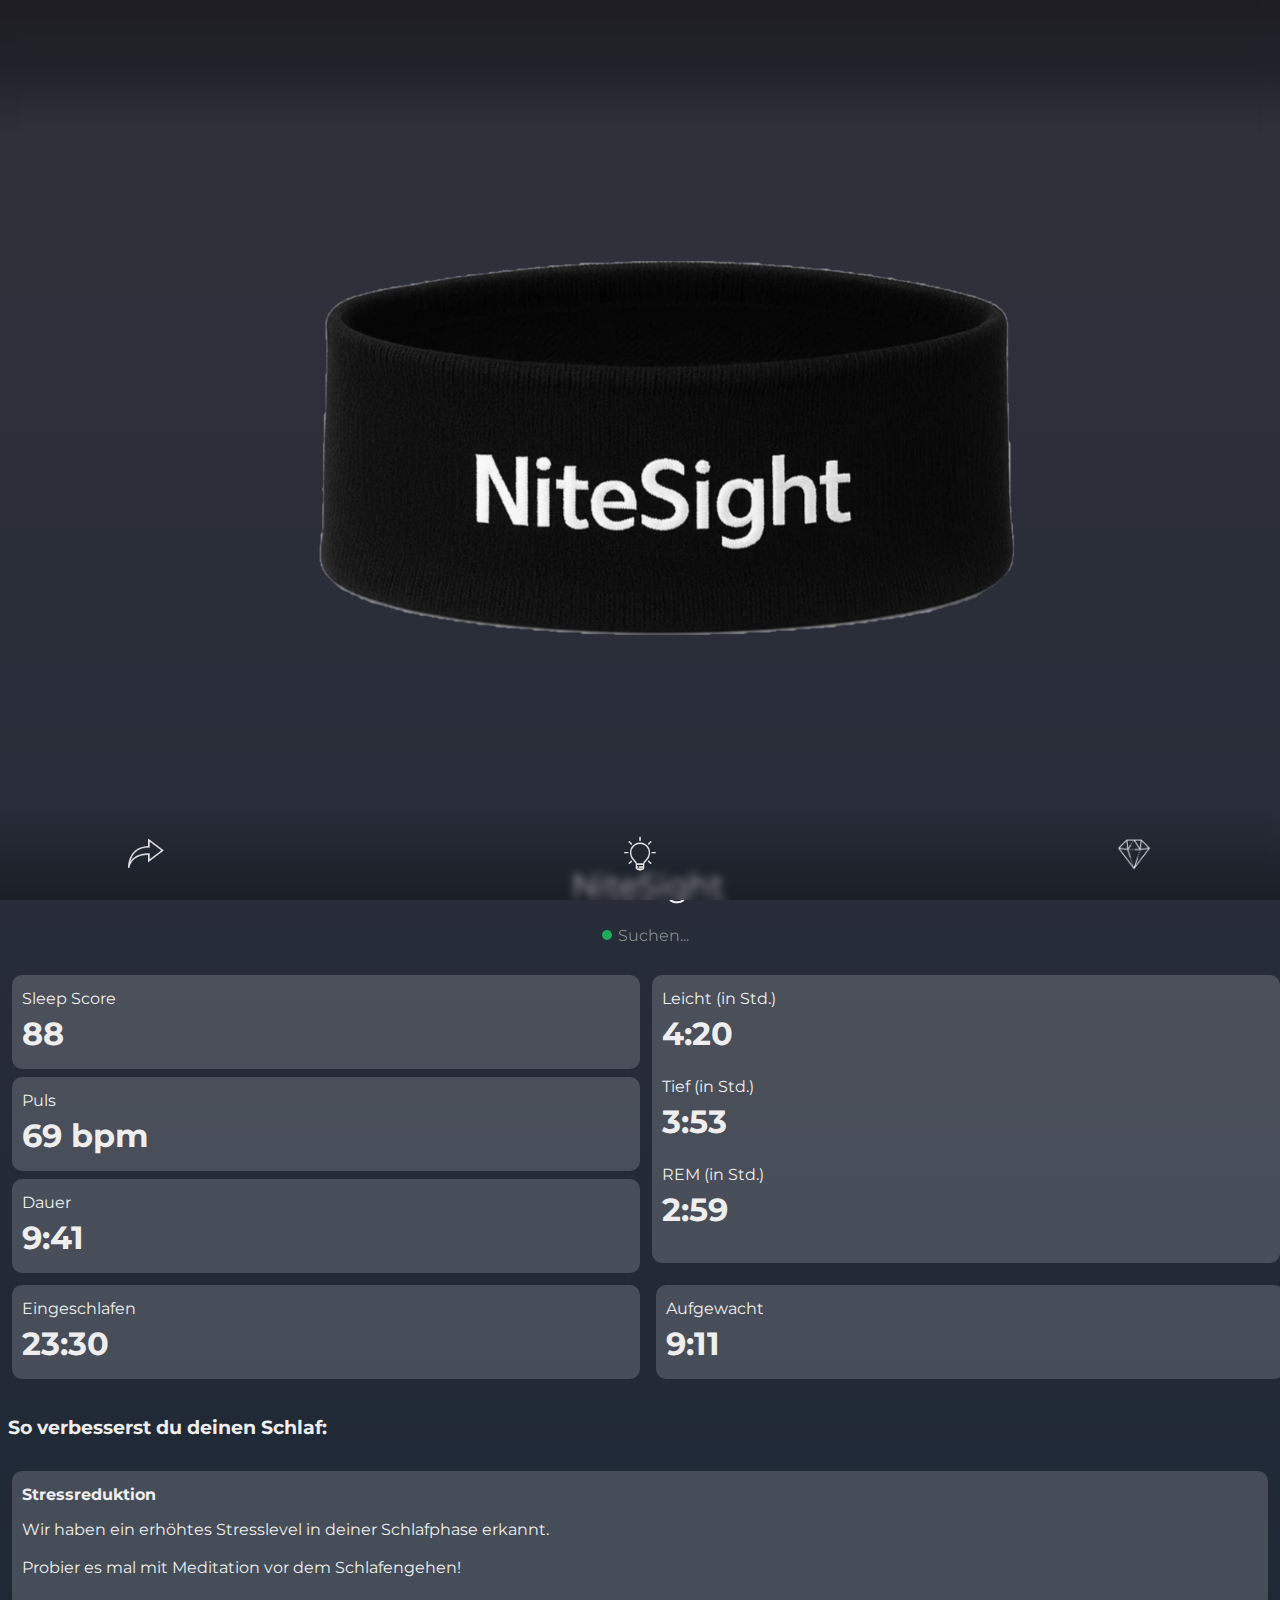
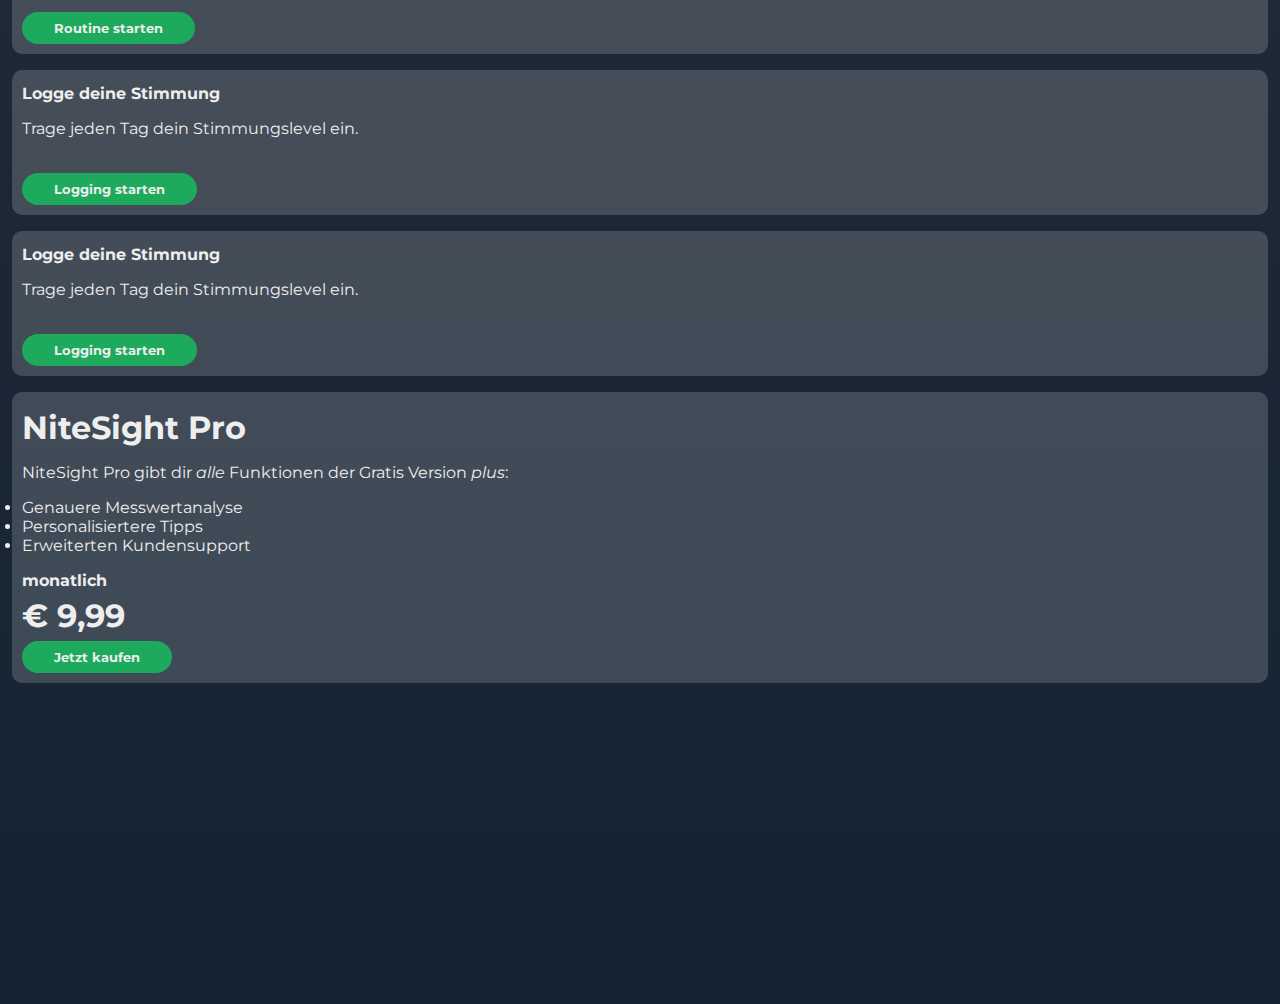
<file: index.html>
<!DOCTYPE html>
<html lang="de">
<head>
  <meta charset="UTF-8">
  <meta name="viewport" content="width=device-width, initial-scale=1.0">
  <title>App | scaling-fishstick</title>
  <link rel="stylesheet" href="styles.css">
  <link rel="preconnect" href="https://fonts.googleapis.com">
<link rel="preconnect" href="https://fonts.gstatic.com" crossorigin>
<link href="https://fonts.googleapis.com/css2?family=Montserrat:ital,wght@0,100..900;1,100..900&display=swap" rel="stylesheet">
<link rel="manifest" href="manifest.json">
<script>
  if ('serviceWorker' in navigator) {
    navigator.serviceWorker.register('./service-worker.js').then(function(registration) {
      console.log('Service Worker registered with scope:', registration.scope);
    }).catch(function(error) {
      console.log('Service Worker registration failed:', error);
    });
  }
</script>
</head>
<body>

<header>
</header>

  <div class="empty"></div>
  <div class="imgcon">
    <img src="product.png" alt="img" id="quest">
  </div>
  <h1>NiteSight</h1>
  <h4 class="searching">Suchen...</h4>
  <h4 class="connected" style="display: none;">Verbunden</h4>

  <section id="sleepSection">
    <div class="upperGrid">
      <div class="leftGrid">
        <div class="score">
          <h3>Sleep Score</h3>
          <h2>88</h2></div>
        <div class="puls">
          <h3>Puls</h3>
          <h2>69 bpm</h2>
        </div>
        <div class="dauer">
          <h3>Dauer</h3>
          <h2>9:41</h2>
        </div>
      </div>

      <div class="rightGrid">
        <div class="zyklen">
          <div class="leicht">
            <h3>Leicht (in Std.)</h3>
            <h2>4:20</h2>
          </div>
          <div class="tief">
            <h3>Tief (in Std.)</h3>
            <h2>3:53</h2>
          </div>
          <div class="rem">
            <h3>REM (in Std.)</h3>
            <h2>2:59</h2>
          </div>
        </div>
      </div>

    </div>

    <div class="lowerGrid">
      <div class="eingeschlafen">
        <h3>Eingeschlafen</h3>
        <h2>23:30</h2>
      </div>
      <div class="aufgewacht">
        <h3>Aufgewacht</h3>
        <h2>9:11</h2>
      </div>
    </div>
  </section>


  <section id="tippSection">
    <h5>So verbesserst du deinen Schlaf:</h5>
    <aside>
      <h3>Stressreduktion</h3>
      <p>Wir haben ein erhöhtes Stresslevel in deiner Schlafphase erkannt.
        <br><br>
        Probier es mal mit Meditation vor dem Schlafengehen!
      <br><br></p>
        <button class="primaryButton">Routine starten</button>
    </aside>

    <aside>
      <h3>Logge deine Stimmung</h3>
      <p>Trage jeden Tag dein Stimmungslevel ein.
        <br><br>
        </p>
        <button class="primaryButton">Logging starten</button>
    </aside>


    <aside>
      <h3>Logge deine Stimmung</h3>
      <p>Trage jeden Tag dein Stimmungslevel ein.
        <br><br>
        </p>
        <button class="primaryButton">Logging starten</button>
    </aside>

  </section>

<section id="proSection">
  <aside>
    <h2>NiteSight Pro</h2>
    <p>NiteSight Pro gibt dir <i>alle </i>Funktionen der Gratis Version <i>plus</i>:
      <li>Genauere Messwertanalyse</li>
      <li>Personalisiertere Tipps</li>
      <li>Erweiterten Kundensupport</li>
    </p>
    <div id="buy">
      <h3>monatlich</h3>
      <h2>€ 9,99</h2>
    <button class="primaryButton">Jetzt kaufen</button>
    </div>
  </aside>
</section>

  <footer>
    <div id="analyse"><img src="analyse.png"></div>
    <div id="tipps"><img src="tipps.png"></div>
    <div id="pro"><img src="pro.png"></div>
  </footer>
  <script>
  document.getElementById("analyse").addEventListener("click", function() {
    document.getElementById("sleepSection").style.display = "block";
    document.getElementById("tippSection").style.display = "none";
    document.getElementById("proSection").style.display = "none";
  });

  document.getElementById("tipps").addEventListener("click", function() {
    document.getElementById("sleepSection").style.display = "none";
    document.getElementById("tippSection").style.display = "block";
    document.getElementById("proSection").style.display = "none";
  });

  document.getElementById("pro").addEventListener("click", function() {
    document.getElementById("sleepSection").style.display = "none";
    document.getElementById("tippSection").style.display = "none";
    document.getElementById("proSection").style.display = "block";
  });


  setTimeout(() => {
  const searching = document.querySelector('.searching');
  const connected = document.querySelector('.connected');

  searching.classList.add('hidden');
  connected.style.display = 'block';
}, 1500);

</script>
</body>
</html>
</file>
<file: styles.css>
:root {
  --primary: #eeeeee;
  --secondary: #888888;
}


body {
  background-image: linear-gradient(180deg, rgb(49, 49, 59), rgb(19, 35, 51));
  color: var(--primary);
  font-family: montserrat;
  font-size: 1rem;
  width: 100vw;
  padding-bottom: 33vh;
}
h1 {
  font-weight: normal;
  text-align: center;
  position: sticky;
  top: 2rem;
}
.imgcon {
  width: 100vw;
  display: flex;
  justify-content: center;
}
#quest {
  width: 88vw;
}
.empty {
  height: 12.5vh;
}
h4 {
  font-weight: normal;
  color: var(--secondary);
  font-size: var(--small);
  text-align: center;
  position: relative;
  translate: 5px;
  position: sticky;
  top: calc(2rem + 40px);
}
h4::before {
  content: "";
  height: 10px;
  width: 10px;
  border-radius: 50%;
  background-color: rgb(29, 170, 93);
  position: absolute;
  translate: -16px 4px;
}
header {
  position: fixed;
  top: 0;
  left: 0;
  right: 0;
  height: 15vh;
  backdrop-filter: blur(8px);
  background-image: linear-gradient(rgba(0, 0, 0, 0.4), rgba(0, 0, 0, 0.3), transparent);
}
footer {
  position: fixed;
  bottom: 0;
  left: 0;
  right: 0;
  height: 88px;
  backdrop-filter: blur(4px);
  background-image: linear-gradient(transparent, rgba(0, 0, 0, 0.3));
  display: flex;
  align-items: center;
  justify-content: space-between;
  padding-inline: 10vw;
}
footer img {
  height: 36px;
}

.upperGrid {
  display: grid;
  grid-template-columns: 1fr 1fr;
  width: 100vw;
}
.lowerGrid {
  display: flex;
  justify-content: space-between;
  align-items: center;
}
h3 {
  font-weight: normal;
  font-size: 1rem;
  margin-block: 4px;
}
h2 {
  font-size: 2rem;
  margin-block: 6px;
}
.leftGrid > div,
.rightGrid > div,
.lowerGrid > div {
  border-radius: 10px;
  padding: 10px;
  background-color: rgba(255, 255, 255, 0.171);
  width: calc(50vw - 32px);
  height: auto;
  margin: 4px;
  margin-block-start: 8px;
  transition: all .15s ease-in-out;
}
.zyklen h2{
  margin-bottom: 24px;
}

/*hover fx*/

.leftGrid > div:hover,
.rightGrid > div:hover,
.lowerGrid > div:hover {
  background-color: rgba(255, 255, 255, 0.349);
}
h5 {
  font-size: 1.2rem;
}
aside {
  border-radius: 10px;
  padding: 10px;
  background-color: rgba(255, 255, 255, 0.171);
  width: calc(100vw - 44px);
  height: auto;
  margin: 4px;
  margin-block-start: 8px;
  transition: all .15s ease-in-out;
  margin-block: 16px;
}



.primaryButton {
  padding-inline: 2rem;
  padding-block: .5rem;
  border-radius: 18px;
  border: none;
  font-weight: bold;
  font-family: montserrat;
  background-color: rgb(29, 170, 93);
  color: var(--primary);
}

aside h3 {
  font-weight: bold;
}
</file>
